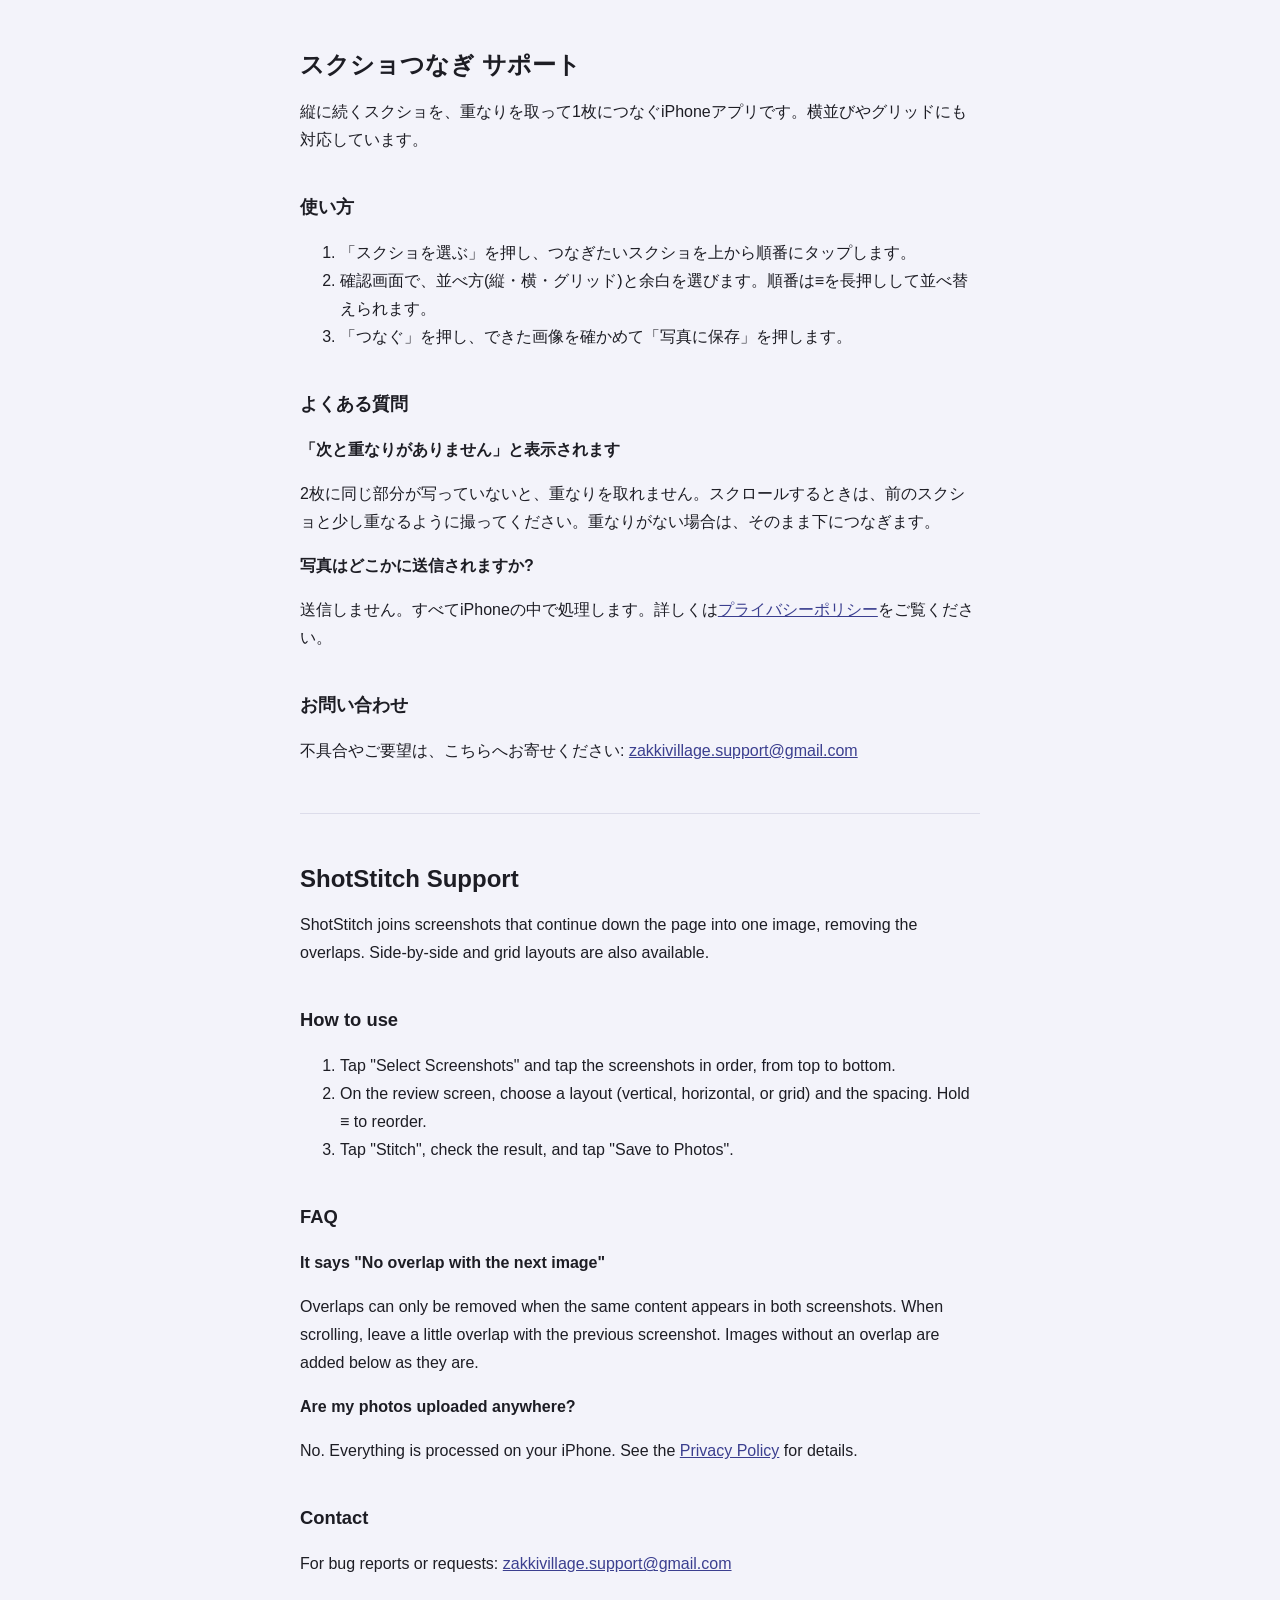
<file: index.html>
<!doctype html>
<html lang="ja">
<head>
<meta charset="utf-8">
<meta name="viewport" content="width=device-width, initial-scale=1">
<title>スクショつなぎ サポート / ShotStitch Support</title>
<link rel="stylesheet" href="style.css">
</head>
<body>
<main>
<h1>スクショつなぎ サポート</h1>
<p>縦に続くスクショを、重なりを取って1枚につなぐiPhoneアプリです。横並びやグリッドにも対応しています。</p>

<h2>使い方</h2>
<ol>
<li>「スクショを選ぶ」を押し、つなぎたいスクショを上から順番にタップします。</li>
<li>確認画面で、並べ方(縦・横・グリッド)と余白を選びます。順番は≡を長押しして並べ替えられます。</li>
<li>「つなぐ」を押し、できた画像を確かめて「写真に保存」を押します。</li>
</ol>

<h2>よくある質問</h2>
<h3>「次と重なりがありません」と表示されます</h3>
<p>2枚に同じ部分が写っていないと、重なりを取れません。スクロールするときは、前のスクショと少し重なるように撮ってください。重なりがない場合は、そのまま下につなぎます。</p>
<h3>写真はどこかに送信されますか?</h3>
<p>送信しません。すべてiPhoneの中で処理します。詳しくは<a href="privacy.html">プライバシーポリシー</a>をご覧ください。</p>

<h2>お問い合わせ</h2>
<p>不具合やご要望は、こちらへお寄せください: <a href="mailto:zakkivillage.support@gmail.com">zakkivillage.support@gmail.com</a></p>

<hr>

<div lang="en">
<h1>ShotStitch Support</h1>
<p>ShotStitch joins screenshots that continue down the page into one image, removing the overlaps. Side-by-side and grid layouts are also available.</p>

<h2>How to use</h2>
<ol>
<li>Tap "Select Screenshots" and tap the screenshots in order, from top to bottom.</li>
<li>On the review screen, choose a layout (vertical, horizontal, or grid) and the spacing. Hold ≡ to reorder.</li>
<li>Tap "Stitch", check the result, and tap "Save to Photos".</li>
</ol>

<h2>FAQ</h2>
<h3>It says "No overlap with the next image"</h3>
<p>Overlaps can only be removed when the same content appears in both screenshots. When scrolling, leave a little overlap with the previous screenshot. Images without an overlap are added below as they are.</p>
<h3>Are my photos uploaded anywhere?</h3>
<p>No. Everything is processed on your iPhone. See the <a href="privacy.html">Privacy Policy</a> for details.</p>

<h2>Contact</h2>
<p>For bug reports or requests: <a href="mailto:zakkivillage.support@gmail.com">zakkivillage.support@gmail.com</a></p>
</div>
</main>
</body>
</html>
</file>
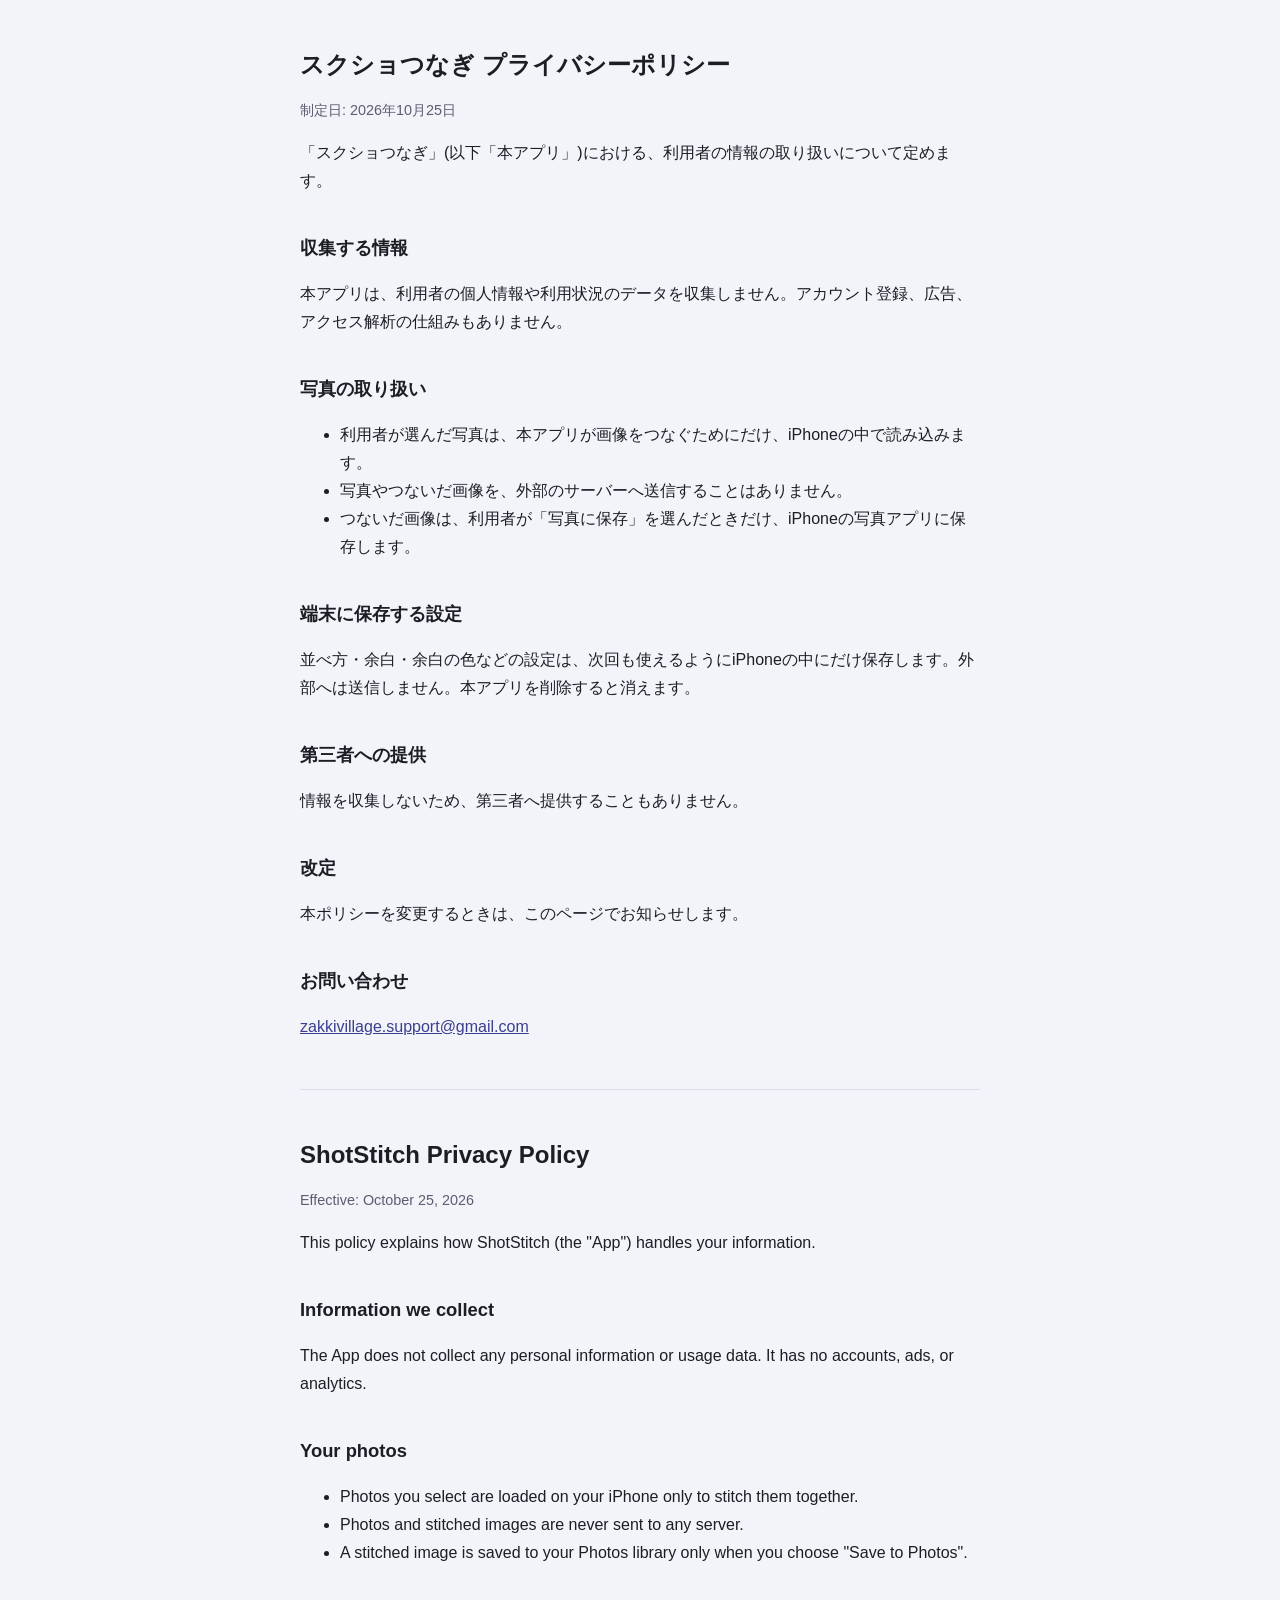
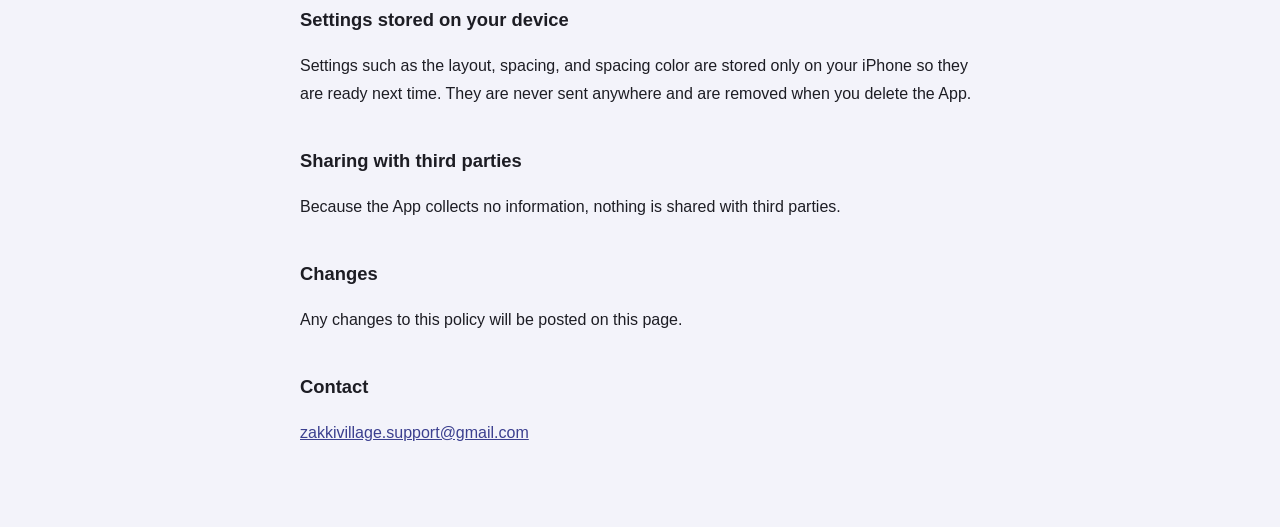
<file: privacy.html>
<!doctype html>
<html lang="ja">
<head>
<meta charset="utf-8">
<meta name="viewport" content="width=device-width, initial-scale=1">
<title>スクショつなぎ プライバシーポリシー / ShotStitch Privacy Policy</title>
<link rel="stylesheet" href="style.css">
</head>
<body>
<main>
<h1>スクショつなぎ プライバシーポリシー</h1>
<p class="date">制定日: 2026年10月25日</p>
<p>「スクショつなぎ」(以下「本アプリ」)における、利用者の情報の取り扱いについて定めます。</p>

<h2>収集する情報</h2>
<p>本アプリは、利用者の個人情報や利用状況のデータを収集しません。アカウント登録、広告、アクセス解析の仕組みもありません。</p>

<h2>写真の取り扱い</h2>
<ul>
<li>利用者が選んだ写真は、本アプリが画像をつなぐためにだけ、iPhoneの中で読み込みます。</li>
<li>写真やつないだ画像を、外部のサーバーへ送信することはありません。</li>
<li>つないだ画像は、利用者が「写真に保存」を選んだときだけ、iPhoneの写真アプリに保存します。</li>
</ul>

<h2>端末に保存する設定</h2>
<p>並べ方・余白・余白の色などの設定は、次回も使えるようにiPhoneの中にだけ保存します。外部へは送信しません。本アプリを削除すると消えます。</p>

<h2>第三者への提供</h2>
<p>情報を収集しないため、第三者へ提供することもありません。</p>

<h2>改定</h2>
<p>本ポリシーを変更するときは、このページでお知らせします。</p>

<h2>お問い合わせ</h2>
<p><a href="mailto:zakkivillage.support@gmail.com">zakkivillage.support@gmail.com</a></p>

<hr>

<h1 lang="en">ShotStitch Privacy Policy</h1>
<div lang="en">
<p class="date">Effective: October 25, 2026</p>
<p>This policy explains how ShotStitch (the "App") handles your information.</p>

<h2>Information we collect</h2>
<p>The App does not collect any personal information or usage data. It has no accounts, ads, or analytics.</p>

<h2>Your photos</h2>
<ul>
<li>Photos you select are loaded on your iPhone only to stitch them together.</li>
<li>Photos and stitched images are never sent to any server.</li>
<li>A stitched image is saved to your Photos library only when you choose "Save to Photos".</li>
</ul>

<h2>Settings stored on your device</h2>
<p>Settings such as the layout, spacing, and spacing color are stored only on your iPhone so they are ready next time. They are never sent anywhere and are removed when you delete the App.</p>

<h2>Sharing with third parties</h2>
<p>Because the App collects no information, nothing is shared with third parties.</p>

<h2>Changes</h2>
<p>Any changes to this policy will be posted on this page.</p>

<h2>Contact</h2>
<p><a href="mailto:zakkivillage.support@gmail.com">zakkivillage.support@gmail.com</a></p>
</div>
</main>
</body>
</html>
</file>
<file: style.css>
:root { color-scheme: light dark; --text: #1d1d24; --muted: #5b5d70; --line: #dcdcea; --bg: #f3f3fa; --accent: #3b3f8f; }
@media (prefers-color-scheme: dark) { :root { --text: #ececf4; --muted: #a4a6bb; --line: #2c2e44; --bg: #12131f; --accent: #8c90e8; } }
body { margin: 0; background: var(--bg); color: var(--text); font: 16px/1.75 -apple-system, BlinkMacSystemFont, "Hiragino Sans", sans-serif; }
main { max-width: 680px; margin: 0 auto; padding: 32px 16px 64px; }
h1 { font-size: 1.5rem; line-height: 1.4; }
h2 { font-size: 1.15rem; margin-top: 2em; }
h3 { font-size: 1rem; margin-bottom: 0.25em; }
a { color: var(--accent); }
.date { color: var(--muted); font-size: 0.9rem; }
hr { border: 0; border-top: 1px solid var(--line); margin: 48px 0; }
</file>
